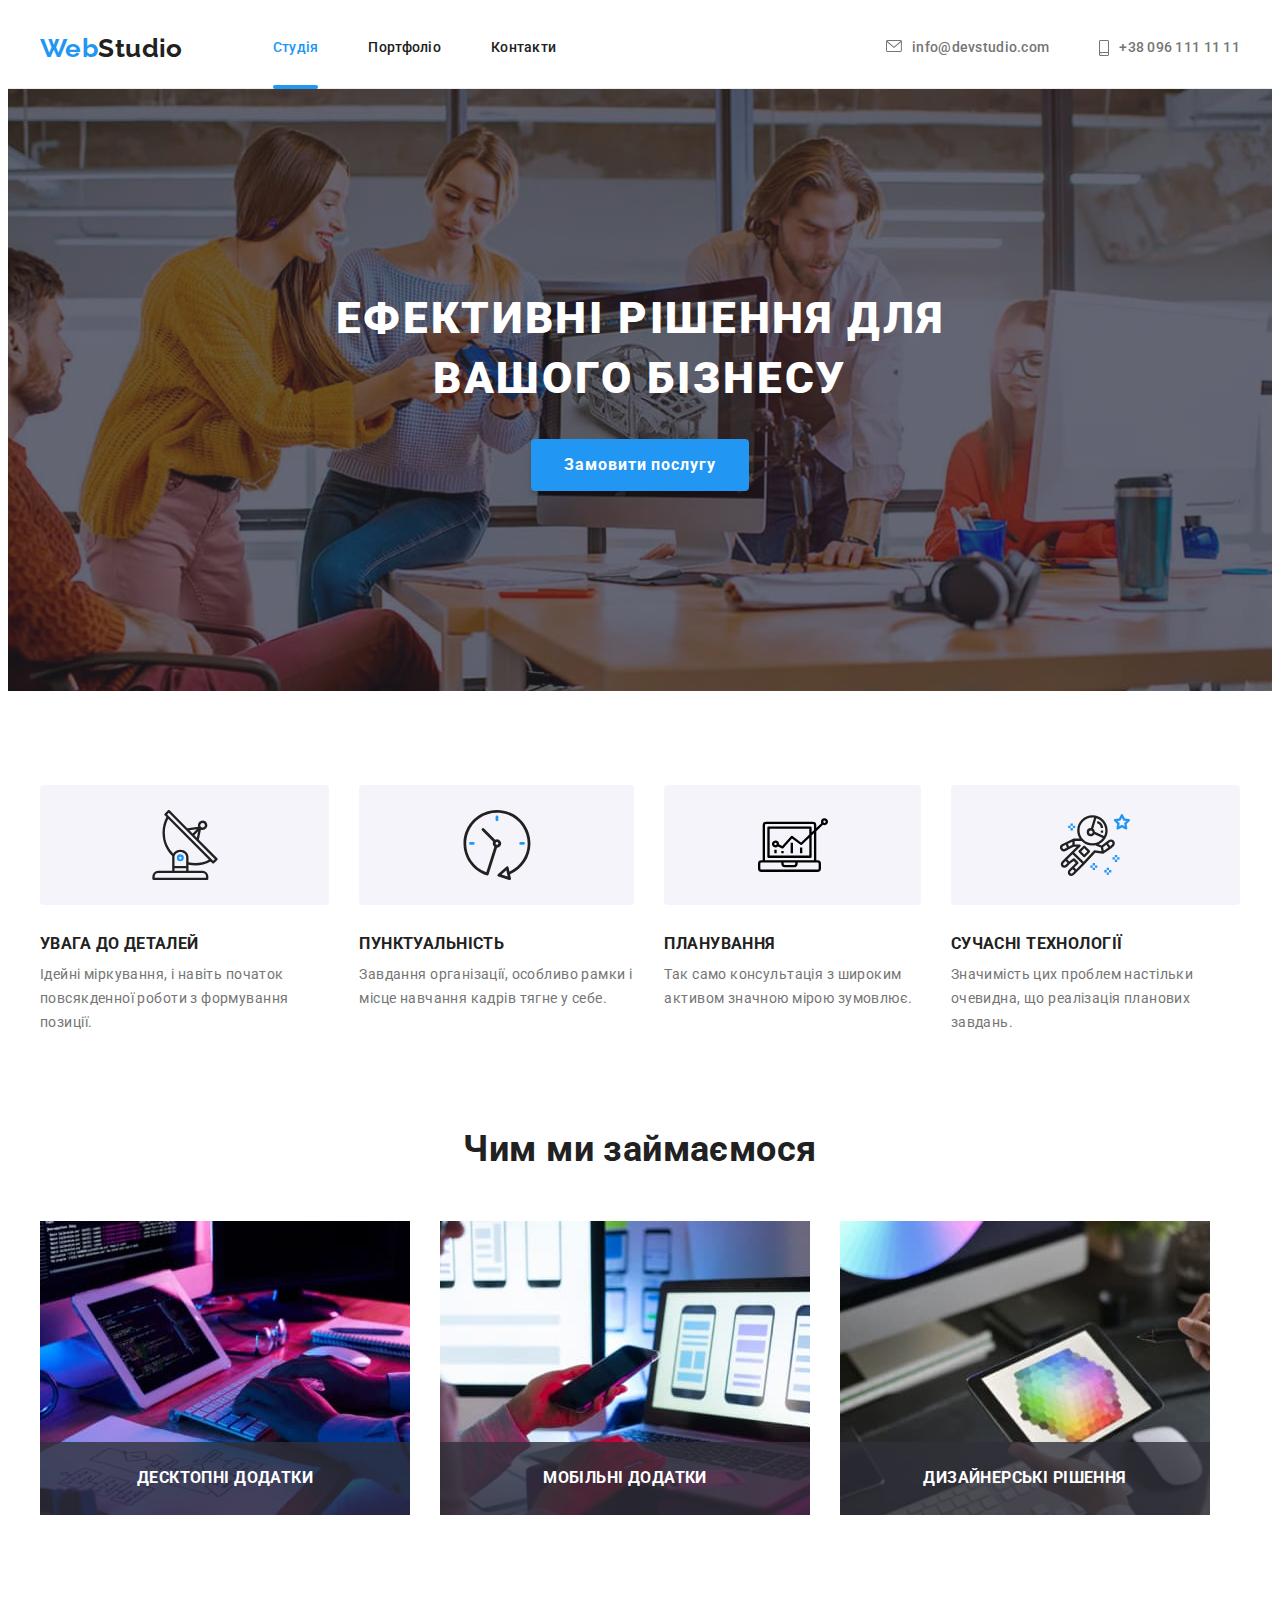
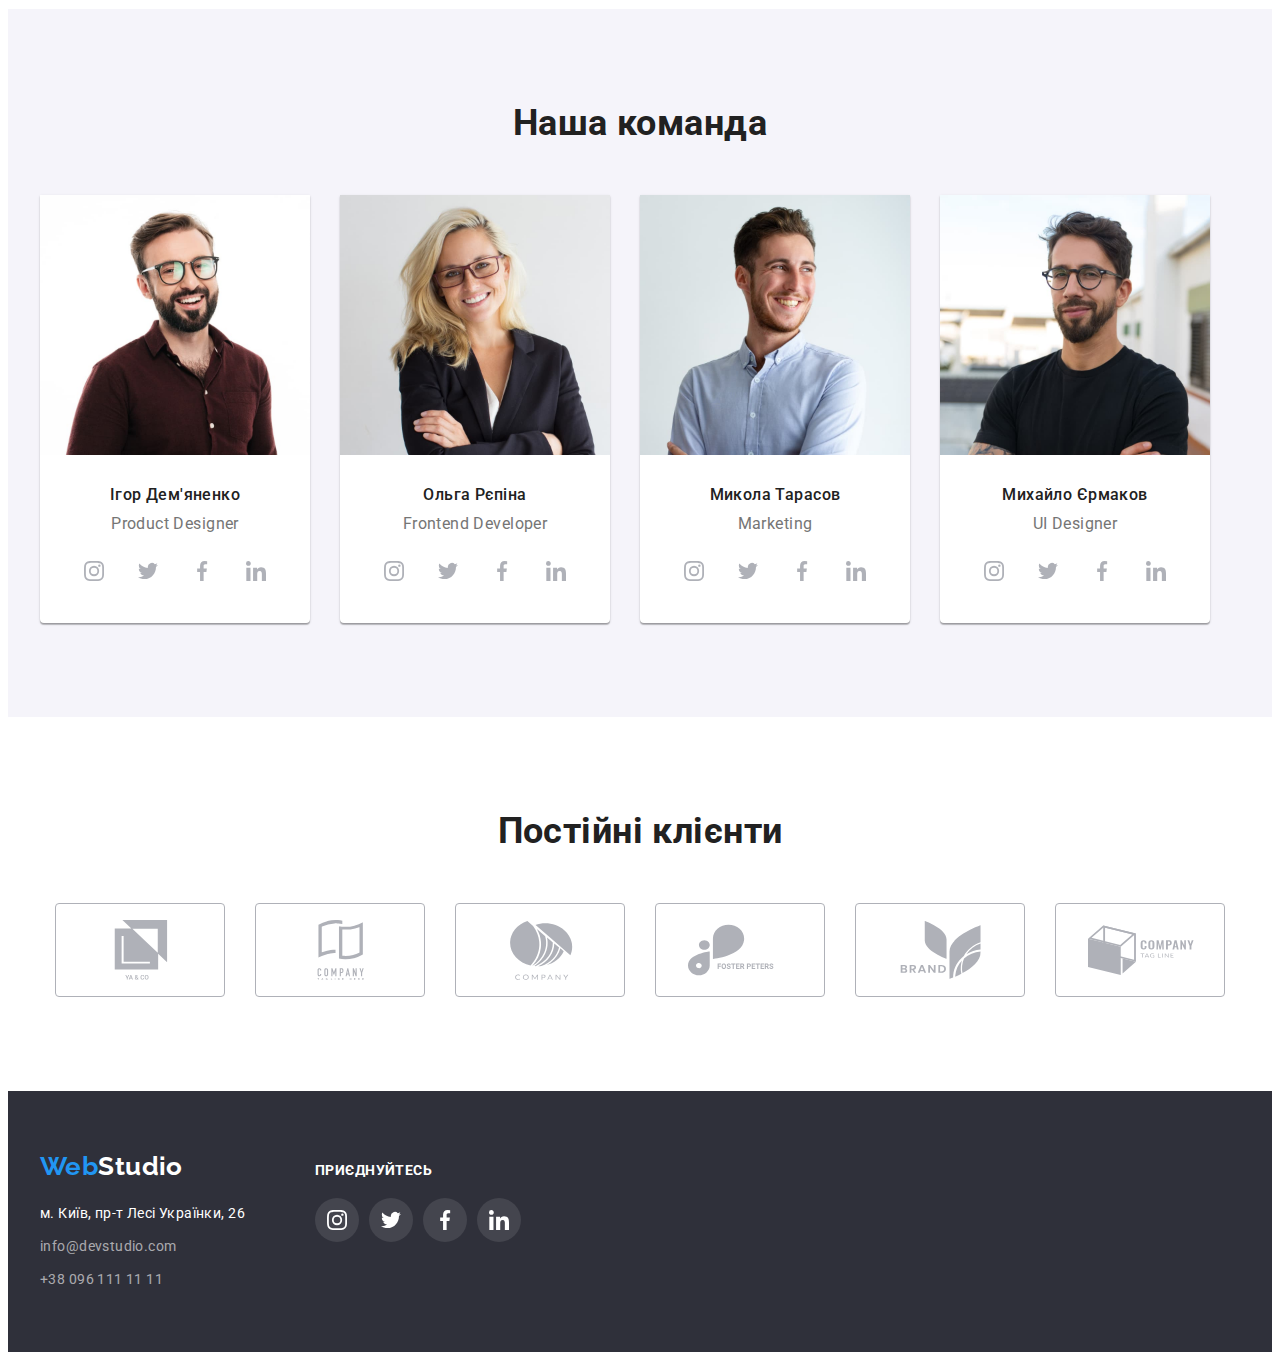
<file: index.html>
<!DOCTYPE html>
<html lang="uk">
  <head>
    <meta charset="UTF-8" />
    <meta http-equiv="X-UA-Compatible" content="IE=edge" />
    <meta name="viewport" content="width=device-width, initial-scale=1.0" />
    <title>WebStudio</title>
    <link rel="preconnect" href="https://fonts.googleapis.com" />
    <link rel="preconnect" href="https://fonts.gstatic.com" crossorigin />
    <link
      href="https://fonts.googleapis.com/css2?family=Raleway:wght@700&family=Roboto:wght@400;500;700;900&display=swap"
      rel="stylesheet"
    />
    <link
      rel="stylesheet"
      href="https://cdnjs.cloudflare.com/ajax/libs/modern-normalize/1.1.0/modern-normalize.min.css"
      integrity="sha512-wpPYUAdjBVSE4KJnH1VR1HeZfpl1ub8YT/NKx4PuQ5NmX2tKuGu6U/JRp5y+Y8XG2tV+wKQpNHVUX03MfMFn9Q=="
      crossorigin="anonymous"
      referrerpolicy="no-referrer"
    />
    <link rel="stylesheet" href="./css/styles.css" />
  </head>
  <body>
    <!-- Шапка сайту-->
    <header class="page-header">
      <div class="container header">
        <nav class="main-nav">
          <a href="./index.html" class="logo"
            >Web<span class="logo-black">Studio</span></a
          >
          <ul class="site-nav list">
            <li class="item">
              <a href="./index.html" class="link current">Студія</a>
            </li>
            <li class="item">
              <a href="./portfolio.html" class="link">Портфоліо</a>
            </li>
            <li class="item"><a href="#" class="link">Контакти</a></li>
          </ul>
        </nav>
        <ul class="contact-us list">
          <li class="item">
            <a href="mailto:info@devstudio.com" class="link"
              ><svg height="12px" width="16px" class="item-icon">
                <use href="./images/icons.svg#icon-envelope"></use></svg
              >info@devstudio.com</a
            >
          </li>
          <li class="item">
            <a href="tel:+380961111111" class="link"
              ><svg height="16px" width="10px" class="item-icon">
                <use href="./images/icons.svg#icon-smartphone"></use></svg
              >+38 096 111 11 11</a
            >
          </li>
        </ul>
      </div>
    </header>

    <!-- Основний контент -->
    <main>
      <!-- Секція Hero -->
      <section class="hero">
        <div class="container">
          <h1 class="hero-tittle">Ефективні рішення для вашого бізнесу</h1>
          <button type="button" class="button" data-modal-open>
            Замовити послугу
          </button>
        </div>
      </section>
      <!-- Секція про переваги компанії -->
      <section class="section">
        <div class="container">
          <h2 class="section-tittle visually-hidden">Наші навички та вміння</h2>
          <ul class="feature-list list">
            <li class="item">
              <div class="thumb">
                <svg class="icon">
                  <use href="./images/icons.svg#icon-antenna"></use>
                </svg>
              </div>
              <h3 class="tittle">УВАГА ДО ДЕТАЛЕЙ</h3>
              <p class="description">
                Ідейні міркування, і навіть початок повсякденної роботи з
                формування позиції.
              </p>
            </li>
            <li class="item">
              <div class="thumb">
                <svg class="icon">
                  <use href="./images/icons.svg#icon-clock"></use>
                </svg>
              </div>
              <h3 class="tittle">ПУНКТУАЛЬНІСТЬ</h3>
              <p class="description">
                Завдання організації, особливо рамки і місце навчання кадрів
                тягне у себе.
              </p>
            </li>
            <li class="item">
              <div class="thumb">
                <svg class="icon">
                  <use href="./images/icons.svg#icon-diagram"></use>
                </svg>
              </div>
              <h3 class="tittle">ПЛАНУВАННЯ</h3>
              <p class="description">
                Так само консультація з широким активом значною мірою зумовлює.
              </p>
            </li>
            <li class="item">
              <div class="thumb">
                <svg class="icon">
                  <use href="./images/icons.svg#icon-astronaut"></use>
                </svg>
              </div>
              <h3 class="tittle">СУЧАСНІ ТЕХНОЛОГІЇ</h3>
              <p class="description">
                Значимість цих проблем настільки очевидна, що реалізація
                планових завдань.
              </p>
            </li>
          </ul>
        </div>
      </section>
      <!-- Секція про те чим ми займаємося -->
      <section class="section our-work">
        <div class="container">
          <h2 class="section-tittle">Чим ми займаємося</h2>
          <ul class="list activity">
            <li class="activity-item">
              <img
                src="./images/box-1.jpg"
                alt="Стіл з клавіатурою"
                width="370"
                height="294"
              />
              <div class="description">
                <h3 class="text-description">Десктопні додатки</h3>
              </div>
            </li>
            <li class="activity-item">
              <img
                src="./images/box-2.jpg"
                alt="Ноутбук та телефон в руках"
                width="370"
                height="294"
              />
              <div class="description">
                <h3 class="text-description">Мобільні додатки</h3>
              </div>
            </li>
            <li class="activity-item">
              <img
                src="./images/box-3.jpg"
                alt="Зображення мозаїки на планшеті"
                width="370"
                height="294"
              />
              <div class="description">
                <h3 class="text-description">Дизайнерські рішення</h3>
              </div>
            </li>
          </ul>
        </div>
      </section>
      <!-- Наша команда -->
      <section class="section team">
        <div class="container">
          <h2 class="section-tittle">Наша команда</h2>
          <ul class="teammate list">
            <li class="item">
              <img
                src="./images/ihor-demiianenko.jpg"
                alt="Ігор Дем'яненко"
                width="270"
                height="260"
              />
              <div class="description">
                <h3 class="tittle">Ігор Дем'яненко</h3>
                <p class="profession">Product Designer</p>
                <ul class="social-list list">
                  <li class="social-item">
                    <a
                      href="https://www.instagram.com/"
                      target="_blank"
                      rel="noreferrer noopener nofollow"
                      aria-label="Instagram"
                      class="link"
                      ><svg class="item-icon">
                        <use
                          href="./images/icons.svg#icon-instagram"
                        ></use></svg
                    ></a>
                  </li>
                  <li class="social-item">
                    <a
                      href="https://www.twitter.com/"
                      target="_blank"
                      rel="noreferrer noopener nofollow"
                      class="link"
                      aria-label="Twitter"
                      ><svg class="item-icon">
                        <use href="./images/icons.svg#icon-twitter"></use></svg
                    ></a>
                  </li>
                  <li class="social-item">
                    <a
                      href="https://www.facebook.com/"
                      target="_blank"
                      rel="noreferrer noopener nofollow"
                      aria-label="Facebook"
                      class="link"
                      ><svg class="item-icon">
                        <use href="./images/icons.svg#icon-facebook"></use></svg
                    ></a>
                  </li>
                  <li class="social-item">
                    <a
                      href="https://www.linkedin.com/"
                      target="_blank"
                      rel="noreferrer noopener nofollow"
                      aria-label="Linkedin"
                      class="link"
                      ><svg class="item-icon">
                        <use href="./images/icons.svg#icon-linkedin"></use></svg
                    ></a>
                  </li>
                </ul>
              </div>
            </li>
            <li class="item">
              <img
                src="./images/olha-riepina.jpg"
                alt="Ольга Рєпіна"
                width="270"
                height="260"
              />
              <div class="description">
                <h3 class="tittle">Ольга Рєпіна</h3>
                <p class="profession">Frontend Developer</p>
                <ul class="social-list list">
                  <li class="social-item">
                    <a
                      href="https://www.instagram.com/"
                      target="_blank"
                      rel="noreferrer noopener nofollow"
                      aria-label="Instagram"
                      class="link"
                      ><svg class="item-icon">
                        <use
                          href="./images/icons.svg#icon-instagram"
                        ></use></svg
                    ></a>
                  </li>
                  <li class="social-item">
                    <a
                      href="https://www.twitter.com/"
                      target="_blank"
                      rel="noreferrer noopener nofollow"
                      class="link"
                      aria-label="Twitter"
                      ><svg class="item-icon">
                        <use href="./images/icons.svg#icon-twitter"></use></svg
                    ></a>
                  </li>
                  <li class="social-item">
                    <a
                      href="https://www.facebook.com/"
                      target="_blank"
                      rel="noreferrer noopener nofollow"
                      aria-label="Facebook"
                      class="link"
                      ><svg class="item-icon">
                        <use href="./images/icons.svg#icon-facebook"></use></svg
                    ></a>
                  </li>
                  <li class="social-item">
                    <a
                      href="https://www.linkedin.com/"
                      target="_blank"
                      rel="noreferrer noopener nofollow"
                      aria-label="Linkedin"
                      class="link"
                      ><svg class="item-icon">
                        <use href="./images/icons.svg#icon-linkedin"></use></svg
                    ></a>
                  </li>
                </ul>
              </div>
            </li>
            <li class="item">
              <img
                src="./images/mykola-tarasov.jpg"
                alt="Микола Тарасов"
                width="270"
                height="260"
              />
              <div class="description">
                <h3 class="tittle">Микола Тарасов</h3>
                <p class="profession">Marketing</p>
                <ul class="social-list list">
                  <li class="social-item">
                    <a
                      href="https://www.instagram.com/"
                      target="_blank"
                      rel="noreferrer noopener nofollow"
                      aria-label="Instagram"
                      class="link"
                      ><svg class="item-icon">
                        <use
                          href="./images/icons.svg#icon-instagram"
                        ></use></svg
                    ></a>
                  </li>
                  <li class="social-item">
                    <a
                      href="https://www.twitter.com/"
                      target="_blank"
                      rel="noreferrer noopener nofollow"
                      class="link"
                      aria-label="Twitter"
                      ><svg class="item-icon">
                        <use href="./images/icons.svg#icon-twitter"></use></svg
                    ></a>
                  </li>
                  <li class="social-item">
                    <a
                      href="https://www.facebook.com/"
                      target="_blank"
                      rel="noreferrer noopener nofollow"
                      aria-label="Facebook"
                      class="link"
                      ><svg class="item-icon">
                        <use href="./images/icons.svg#icon-facebook"></use></svg
                    ></a>
                  </li>
                  <li class="social-item">
                    <a
                      href="https://www.linkedin.com/"
                      target="_blank"
                      rel="noreferrer noopener nofollow"
                      aria-label="Linkedin"
                      class="link"
                      ><svg class="item-icon">
                        <use href="./images/icons.svg#icon-linkedin"></use></svg
                    ></a>
                  </li>
                </ul>
              </div>
            </li>
            <li class="item">
              <img
                src="./images/mykhailo-iermakov.jpg"
                alt="Михайло Єрмаков"
                width="270"
                height="260"
              />
              <div class="description">
                <h3 class="tittle">Михайло Єрмаков</h3>
                <p class="profession">UI Designer</p>
                <ul class="social-list list">
                  <li class="social-item">
                    <a
                      href="https://www.instagram.com/"
                      target="_blank"
                      rel="noreferrer noopener nofollow"
                      aria-label="Instagram"
                      class="link"
                      ><svg class="item-icon">
                        <use
                          href="./images/icons.svg#icon-instagram"
                        ></use></svg
                    ></a>
                  </li>
                  <li class="social-item">
                    <a
                      href="https://www.twitter.com/"
                      target="_blank"
                      rel="noreferrer noopener nofollow"
                      class="link"
                      aria-label="Twitter"
                      ><svg class="item-icon">
                        <use href="./images/icons.svg#icon-twitter"></use></svg
                    ></a>
                  </li>
                  <li class="social-item">
                    <a
                      href="https://www.facebook.com/"
                      target="_blank"
                      rel="noreferrer noopener nofollow"
                      aria-label="Facebook"
                      class="link"
                      ><svg class="item-icon">
                        <use href="./images/icons.svg#icon-facebook"></use></svg
                    ></a>
                  </li>
                  <li class="social-item">
                    <a
                      href="https://www.linkedin.com/"
                      target="_blank"
                      rel="noreferrer noopener nofollow"
                      aria-label="Linkedin"
                      class="link"
                      ><svg class="item-icon">
                        <use href="./images/icons.svg#icon-linkedin"></use></svg
                    ></a>
                  </li>
                </ul>
              </div>
            </li>
          </ul>
        </div>
      </section>
      <section class="section clients">
        <div class="container">
          <h2 class="section-tittle">Постійні клієнти</h2>
          <ul class="clients-list list">
            <li class="clients-item">
              <a
                href="#"
                target="_blank"
                rel="noreferrer noopener nofollow"
                class="link"
              >
                <svg class="item-icon">
                  <use href="./images/icons.svg#icon-cmp-ya-co"></use>
                </svg>
              </a>
            </li>
            <li class="clients-item">
              <a
                href="#"
                target="_blank"
                rel="noreferrer noopener nofollow"
                class="link"
              >
                <svg class="item-icon">
                  <use href="./images/icons.svg#icon-cmp-tagline-her"></use>
                </svg>
              </a>
            </li>
            <li class="clients-item">
              <a
                href="#"
                target="_blank"
                rel="noreferrer noopener nofollow"
                class="link"
              >
                <svg class="item-icon">
                  <use href="./images/icons.svg#icon-cmp-company"></use>
                </svg>
              </a>
            </li>
            <li class="clients-item">
              <a
                href="#"
                target="_blank"
                rel="noreferrer noopener nofollow"
                class="link"
              >
                <svg class="item-icon">
                  <use href="./images/icons.svg#icon-cmp-foster-peters"></use>
                </svg>
              </a>
            </li>
            <li class="clients-item">
              <a
                href="#"
                target="_blank"
                rel="noreferrer noopener nofollow"
                class="link"
              >
                <svg class="item-icon">
                  <use href="./images/icons.svg#icon-cmp-brand"></use>
                </svg>
              </a>
            </li>
            <li class="clients-item">
              <a
                href="#"
                target="_blank"
                rel="noreferrer noopener nofollow"
                class="link"
              >
                <svg class="item-icon">
                  <use href="./images/icons.svg#icon-cmp-tag-line"></use>
                </svg>
              </a>
            </li>
          </ul>
        </div>
      </section>
    </main>

    <!-- Футер -->
    <footer class="footer">
      <div class="container">
        <div class="contact-footer">
          <a href="./index.html" class="logo"
            >Web<span class="logo-white">Studio</span></a
          >
          <address class="address">
            <ul class="list">
              <li class="item">
                <a
                  href="https://goo.gl/maps/RNsR4imkHqx8z6h36"
                  target="_blank"
                  rel="noreferrer noopener nofollow"
                  class="map link"
                  >м. Київ, пр-т Лесі Українки, 26</a
                >
              </li>
              <li class="item">
                <a href="mailto:info@devstudio.com" class="link"
                  >info@devstudio.com</a
                >
              </li>
              <li class="item">
                <a href="tel:+380961111111" class="link">+38 096 111 11 11</a>
              </li>
            </ul>
          </address>
        </div>
        <div class="thumb">
          <h3 class="social-list-tittle">Приєднуйтесь</h3>
          <ul class="social-list list">
            <li class="social-item">
              <a
                href="https://www.instagram.com/"
                target="_blank"
                rel="noreferrer noopener nofollow"
                aria-label="Instagram"
                class="link"
                ><svg class="item-icon">
                  <use href="./images/icons.svg#icon-instagram"></use></svg
              ></a>
            </li>
            <li class="social-item">
              <a
                href="https://www.twitter.com/"
                target="_blank"
                rel="noreferrer noopener nofollow"
                class="link"
                aria-label="Twitter"
                ><svg class="item-icon">
                  <use href="./images/icons.svg#icon-twitter"></use></svg
              ></a>
            </li>
            <li class="social-item">
              <a
                href="https://www.facebook.com/"
                target="_blank"
                rel="noreferrer noopener nofollow"
                aria-label="Facebook"
                class="link"
                ><svg class="item-icon">
                  <use href="./images/icons.svg#icon-facebook"></use></svg
              ></a>
            </li>
            <li class="social-item">
              <a
                href="https://www.linkedin.com/"
                target="_blank"
                rel="noreferrer noopener nofollow"
                aria-label="Linkedin"
                class="link"
                ><svg class="item-icon">
                  <use href="./images/icons.svg#icon-linkedin"></use></svg
              ></a>
            </li>
          </ul>
        </div>
      </div>
    </footer>
    <div class="backdrop is-hidden" data-modal>
      <div class="modal">
        <p></p>
        <button type="button" class="button-close-modal" data-modal-close>
          <svg class="icon">
            <use href="./images/icons.svg#icon-modal-close-button"></use>
          </svg>
        </button>
      </div>
    </div>

    <script src="./js/modal.js"></script>
  </body>
</html>
</file>
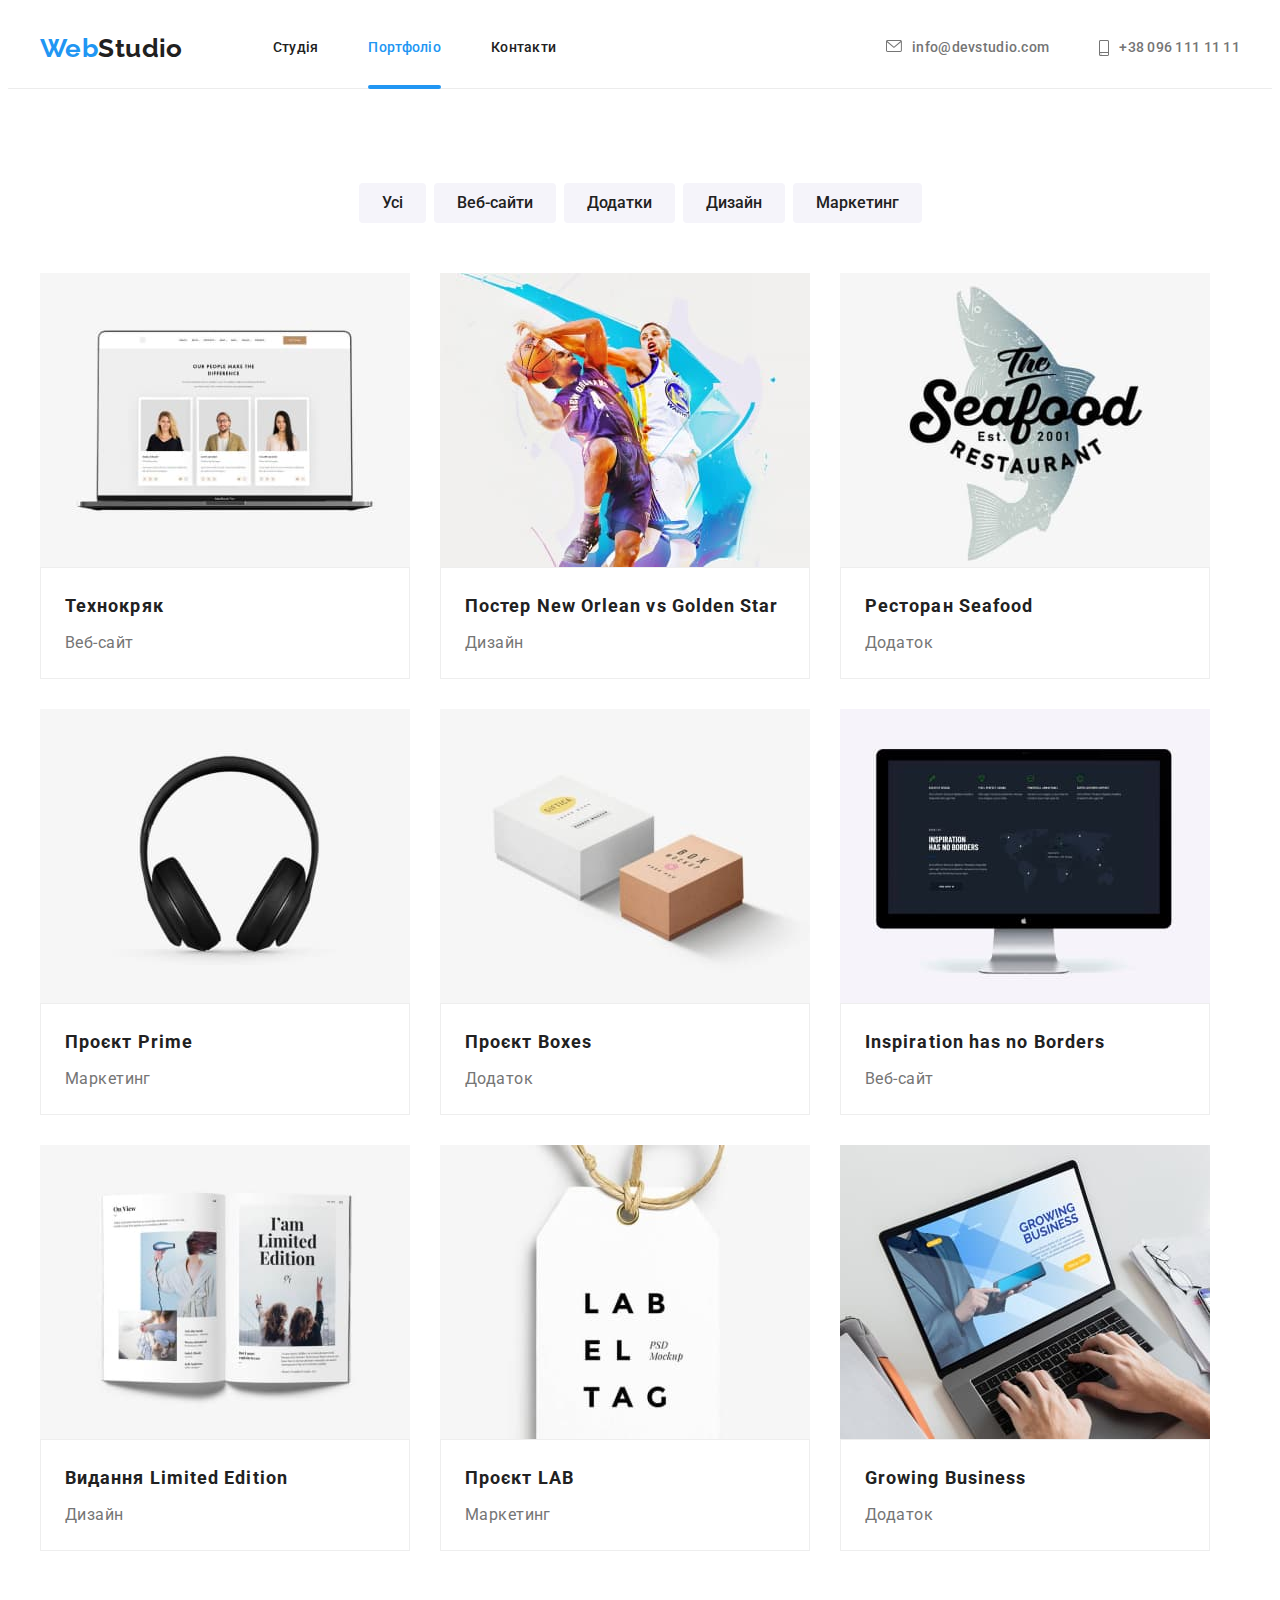
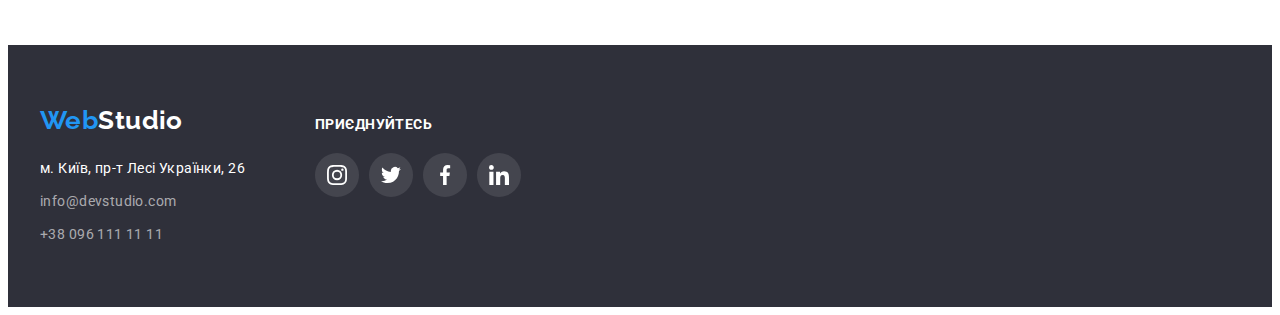
<file: portfolio.html>
<!DOCTYPE html>
<html lang="uk">
  <head>
    <meta charset="UTF-8" />
    <meta http-equiv="X-UA-Compatible" content="IE=edge" />
    <meta name="viewport" content="width=device-width, initial-scale=1.0" />
    <title>Portfolio</title>
    <link rel="preconnect" href="https://fonts.googleapis.com" />
    <link rel="preconnect" href="https://fonts.gstatic.com" crossorigin />
    <link
      href="https://fonts.googleapis.com/css2?family=Raleway:wght@700&family=Roboto:wght@400;500;700;900&display=swap"
      rel="stylesheet"
    />
    <link
      rel="stylesheet"
      href="https://cdnjs.cloudflare.com/ajax/libs/modern-normalize/1.1.0/modern-normalize.min.css"
      integrity="sha512-wpPYUAdjBVSE4KJnH1VR1HeZfpl1ub8YT/NKx4PuQ5NmX2tKuGu6U/JRp5y+Y8XG2tV+wKQpNHVUX03MfMFn9Q=="
      crossorigin="anonymous"
      referrerpolicy="no-referrer"
    />
    <link rel="stylesheet" href="./css/styles.css" />
  </head>
  <body>
    <!-- Шапка сайту-->
    <header class="page-header">
      <div class="container header">
        <nav class="main-nav">
          <a href="./index.html" class="logo"
            >Web<span class="logo-black">Studio</span></a
          >
          <ul class="site-nav list">
            <li class="item">
              <a href="./index.html" class="link">Студія</a>
            </li>
            <li class="item">
              <a href="./portfolio.html" class="link current">Портфоліо</a>
            </li>
            <li class="item"><a href="#" class="link">Контакти</a></li>
          </ul>
        </nav>
        <ul class="contact-us list">
          <li class="item">
            <a href="mailto:info@devstudio.com" class="link"
              ><svg height="12px" width="16px" class="item-icon">
                <use href="./images/icons.svg#icon-envelope"></use></svg
              >info@devstudio.com</a
            >
          </li>
          <li class="item">
            <a href="tel:+380961111111" class="link"
              ><svg height="16px" width="10px" class="item-icon">
                <use href="./images/icons.svg#icon-smartphone"></use></svg
              >+38 096 111 11 11</a
            >
          </li>
        </ul>
      </div>
    </header>

    <!-- Основний контент -->
    <main>
      <section class="section portfolio">
        <h1 class="section-tittle visually-hidden">Портфоліо</h1>
        <!-- Елементи портфоліо -->
        <div class="container">
          <ul class="filter list">
            <li class="item">
              <button type="button" class="button-filter">Усі</button>
            </li>
            <li class="item">
              <button type="button" class="button-filter">Веб-сайти</button>
            </li>
            <li class="item">
              <button type="button" class="button-filter">Додатки</button>
            </li>
            <li class="item">
              <button type="button" class="button-filter">Дизайн</button>
            </li>
            <li class="item">
              <button type="button" class="button-filter">Маркетинг</button>
            </li>
          </ul>
          <ul class="project-list list">
            <li class="project-item">
              <a href="#" class="project-link"
                ><div class="project-thumb">
                  <img
                    src="./images/technokryak.jpg"
                    alt="Ноутбук з фото людей"
                    width="370"
                    height="294"
                  />
                  <div class="project-overlay">
                    <p class="overlay-description">
                      Ресурс пропонує комплексні пропозиції з різним рівнем
                      функціоналу та сервісів. Все це дозволить відвідувачу
                      отримати вичерпні відомості про компанію чи приватну
                      особу.
                    </p>
                  </div>
                </div>
                <div class="description">
                  <h2 class="tittle">Технокряк</h2>
                  <p class="product">Веб-сайт</p>
                </div>
              </a>
            </li>
            <li class="project-item">
              <a href="#" class="project-link"
                ><div class="project-thumb">
                  <img
                    src="./images/poster-orlean-g-star.jpg"
                    alt="Два баскетболісти"
                    width="370"
                    height="294"
                  />
                  <div class="project-overlay">
                    <p class="overlay-description">
                      Ресурс пропонує комплексні пропозиції з різним рівнем
                      функціоналу та сервісів. Все це дозволить відвідувачу
                      отримати вичерпні відомості про компанію чи приватну
                      особу.
                    </p>
                  </div>
                </div>
                <div class="description">
                  <h2 class="tittle">Постер New Orlean vs Golden Star</h2>
                  <p class="product">Дизайн</p>
                </div>
              </a>
            </li>
            <li class="project-item">
              <a href="#" class="project-link"
                ><div class="project-thumb">
                  <img
                    src="./images/restaurant-seafood.jpg  "
                    alt="Риба з надписом"
                    width="370"
                    height="294"
                  />
                  <div class="project-overlay">
                    <p class="overlay-description">
                      Ресурс пропонує комплексні пропозиції з різним рівнем
                      функціоналу та сервісів. Все це дозволить відвідувачу
                      отримати вичерпні відомості про компанію чи приватну
                      особу.
                    </p>
                  </div>
                </div>
                <div class="description">
                  <h2 class="tittle">Ресторан Seafood</h2>
                  <p class="product">Додаток</p>
                </div>
              </a>
            </li>
            <li class="project-item">
              <a href="#" class="project-link"
                ><div class="project-thumb">
                  <img
                    src="./images/project-prime.jpg"
                    alt="Навушники"
                    width="370"
                    height="294"
                  />
                  <div class="project-overlay">
                    <p class="overlay-description">
                      Ресурс пропонує комплексні пропозиції з різним рівнем
                      функціоналу та сервісів. Все це дозволить відвідувачу
                      отримати вичерпні відомості про компанію чи приватну
                      особу.
                    </p>
                  </div>
                </div>
                <div class="description">
                  <h2 class="tittle">Проєкт Prime</h2>
                  <p class="product">Маркетинг</p>
                </div>
              </a>
            </li>
            <li class="project-item">
              <a href="#" class="project-link"
                ><div class="project-thumb">
                  <img
                    src="./images/project-boxes.jpg"
                    alt="Біла і коричнева коробка"
                    width="370"
                    height="294"
                  />
                  <div class="project-overlay">
                    <p class="overlay-description">
                      Ресурс пропонує комплексні пропозиції з різним рівнем
                      функціоналу та сервісів. Все це дозволить відвідувачу
                      отримати вичерпні відомості про компанію чи приватну
                      особу.
                    </p>
                  </div>
                </div>
                <div class="description">
                  <h2 class="tittle">Проєкт Boxes</h2>
                  <p class="product">Додаток</p>
                </div>
              </a>
            </li>
            <li class="project-item">
              <a href="#" class="project-link"
                ><div class="project-thumb">
                  <img
                    src="./images/inspiration.jpg"
                    alt="Монітор комп'ютера"
                    width="370"
                    height="294"
                  />
                  <div class="project-overlay">
                    <p class="overlay-description">
                      Ресурс пропонує комплексні пропозиції з різним рівнем
                      функціоналу та сервісів. Все це дозволить відвідувачу
                      отримати вичерпні відомості про компанію чи приватну
                      особу.
                    </p>
                  </div>
                </div>
                <div class="description">
                  <h2 class="tittle">Inspiration has no Borders</h2>
                  <p class="product">Веб-сайт</p>
                </div>
              </a>
            </li>
            <li class="project-item">
              <a href="#" class="project-link"
                ><div class="project-thumb">
                  <img
                    src="./images/limit-edition.jpg"
                    alt="Розгортка журналу"
                    width="370"
                    height="294"
                  />
                  <div class="project-overlay">
                    <p class="overlay-description">
                      Ресурс пропонує комплексні пропозиції з різним рівнем
                      функціоналу та сервісів. Все це дозволить відвідувачу
                      отримати вичерпні відомості про компанію чи приватну
                      особу.
                    </p>
                  </div>
                </div>
                <div class="description">
                  <h2 class="tittle">Видання Limited Edition</h2>
                  <p class="product">Дизайн</p>
                </div>
              </a>
            </li>
            <li class="project-item">
              <a href="#" class="project-link"
                ><div class="project-thumb">
                  <img
                    src="./images/project-lab.jpg"
                    alt="Брелок з надписом"
                    width="370"
                    height="294"
                  />
                  <div class="project-overlay">
                    <p class="overlay-description">
                      Ресурс пропонує комплексні пропозиції з різним рівнем
                      функціоналу та сервісів. Все це дозволить відвідувачу
                      отримати вичерпні відомості про компанію чи приватну
                      особу.
                    </p>
                  </div>
                </div>
                <div class="description">
                  <h2 class="tittle">Проєкт LAB</h2>
                  <p class="product">Маркетинг</p>
                </div>
              </a>
            </li>
            <li class="project-item">
              <a href="#" class="project-link"
                ><div class="project-thumb">
                  <img
                    src="./images/growing-business.jpg"
                    alt="Ноутбук на столі"
                    width="370"
                    height="294"
                  />
                  <div class="project-overlay">
                    <p class="overlay-description">
                      Ресурс пропонує комплексні пропозиції з різним рівнем
                      функціоналу та сервісів. Все це дозволить відвідувачу
                      отримати вичерпні відомості про компанію чи приватну
                      особу.
                    </p>
                  </div>
                </div>
                <div class="description">
                  <h2 class="tittle">Growing Business</h2>
                  <p class="product">Додаток</p>
                </div>
              </a>
            </li>
          </ul>
        </div>
      </section>
    </main>

    <!-- Футер -->
    <footer class="footer">
      <div class="container">
        <div class="contact-footer">
          <a href="./index.html" class="logo"
            >Web<span class="logo-white">Studio</span></a
          >
          <address class="address">
            <ul class="list">
              <li class="item">
                <a
                  href="https://goo.gl/maps/RNsR4imkHqx8z6h36"
                  target="_blank"
                  rel="noreferrer noopener nofollow"
                  class="map link"
                  >м. Київ, пр-т Лесі Українки, 26</a
                >
              </li>
              <li class="item">
                <a href="mailto:info@devstudio.com" class="link"
                  >info@devstudio.com</a
                >
              </li>
              <li class="item">
                <a href="tel:+380961111111" class="link">+38 096 111 11 11</a>
              </li>
            </ul>
          </address>
        </div>
        <div class="thumb">
          <h3 class="social-list-tittle">Приєднуйтесь</h3>
          <ul class="social-list list">
            <li class="social-item">
              <a
                href="https://www.instagram.com/"
                target="_blank"
                rel="noreferrer noopener nofollow"
                aria-label="Instagram"
                class="link"
                ><svg class="item-icon">
                  <use href="./images/icons.svg#icon-instagram"></use></svg
              ></a>
            </li>
            <li class="social-item">
              <a
                href="https://www.instagram.com/"
                target="_blank"
                rel="noreferrer noopener nofollow"
                class="link"
                aria-label="Twitter"
                ><svg class="item-icon">
                  <use href="./images/icons.svg#icon-twitter"></use></svg
              ></a>
            </li>
            <li class="social-item">
              <a
                href="https://www.instagram.com/"
                target="_blank"
                rel="noreferrer noopener nofollow"
                aria-label="Facebook"
                class="link"
                ><svg class="item-icon">
                  <use href="./images/icons.svg#icon-facebook"></use></svg
              ></a>
            </li>
            <li class="social-item">
              <a
                href="https://www.instagram.com/"
                target="_blank"
                rel="noreferrer noopener nofollow"
                aria-label="Linkedin"
                class="link"
                ><svg class="item-icon">
                  <use href="./images/icons.svg#icon-linkedin"></use></svg
              ></a>
            </li>
          </ul>
        </div>
      </div>
    </footer>
  </body>
</html>
</file>
<file: css/styles.css>
/* колір основного тексту #757575 */
/* вторинний колір тексту  #212121;
 */
/* білий #FFFFFF  */
/* акцент #2196F3 */
/* вторинний колір фону #F5F4FA; */

:root {
  --primary-text-color: #757575;
  --title-text-color: #212121;
  --accent-color: #2196f3;
  --primary-white-color: #ffffff;
  --bcg-color: #2f303a;
  --bcg-color-hero: #c4c4c4;
  --secondary-bcg-color: #f5f4fa;
  --active-btn: #188ce8;
  --footer-contact-color: rgba(255, 255, 255, 0.6);
  --header-border-color: #ececec;
  --filter-border-color: #eeeeee;
  --icon-fill-color: #afb1b8;

  --transition-timing-function: cubic-bezier(0.4, 0, 0.2, 1);
}

body {
  color: var(--primary-text-color);
  background-color: var(--primary-white-color);

  font-family: "Roboto", sans-serif;
  font-size: 14px;
  line-height: 1.71;
  letter-spacing: 0.03em;
}

.list {
  list-style: none;
  padding: 0;
  margin: 0;
}

.visually-hidden {
  position: absolute;
  white-space: nowrap;
  width: 1px;
  height: 1px;
  overflow: hidden;
  border: 0;
  padding: 0;
  clip: rect(0 0 0 0);
  clip-path: inset(50%);
  margin: -1px;
}

.container {
  margin-left: auto;
  margin-right: auto;
  width: 1200px;
  padding-left: 15px;
  padding-right: 15px;
}

/* Header */

.page-header {
  border-bottom-width: 1px;
  border-bottom-style: solid;
  border-bottom-color: var(--header-border-color);
}

.logo {
  color: var(--accent-color);
  font-family: "Raleway", sans-serif;

  font-weight: 700;
  font-size: 26px;
  line-height: 1.19;
  text-decoration: none;
}

.logo-black {
  color: var(--title-text-color);
}

.logo-white {
  color: var(--primary-white-color);
}

/* Site nav */

.page-header {
  border-bottom: 1px solid var(--header-border-color);
}

.header {
  display: flex;
  align-items: center;
  justify-content: flex-end;
}

.main-nav {
  display: flex;
  align-items: center;
}

.site-nav {
  display: flex;
  margin-left: 90px;
  gap: 50px;
}

.site-nav .link {
  display: block;
  padding-top: 32px;
  padding-bottom: 32px;

  color: var(--title-text-color);
  font-weight: 500;
  line-height: 1.14;
  letter-spacing: 0.02em;
  text-decoration: none;

  transition: color 250ms var(--transition-timing-function);
}

.site-nav .link:hover,
.site-nav .link:focus {
  color: var(--accent-color);
}

.site-nav .link.current {
  position: relative;
  color: var(--accent-color);
}

.site-nav .link.current::after {
  position: absolute;
  left: 0;
  bottom: 0;

  content: "";
  display: block;
  width: 100%;
  height: 4px;
  background-color: var(--accent-color);
  border-radius: 2px;

  transform: translateY(1px);
}

.contact-us {
  display: flex;
  margin-left: auto;
  align-items: center;
  gap: 50px;
}

.contact-us .item-icon {
  margin-right: 10px;
}

.contact-us .link {
  display: flex;
  padding-top: 32px;
  padding-bottom: 32px;

  color: var(--primary-text-color);
  fill: var(--primary-text-color);
  font-weight: 500;
  line-height: 1.14;
  letter-spacing: 0.02em;
  text-decoration: none;

  transition: color 250ms var(--transition-timing-function),
    fill 250ms var(--transition-timing-function);
}

.contact-us .link:hover,
.contact-us .link:focus {
  color: var(--accent-color);
  fill: var(--active-btn);
}

/* Головна сторінка */
/* Hero section */
.hero {
  max-width: 1600px;
  margin-left: auto;
  margin-right: auto;
  background-color: var(--bcg-color-hero);
  background-image: linear-gradient(
      to right,
      rgba(47, 48, 58, 0.4),
      rgba(47, 48, 58, 0.4)
    ),
    url("../images/hero-bg.jpg");

  background-repeat: no-repeat;
  background-position: center;
  background-size: cover;
}

.hero .container {
  text-align: center;
  padding-top: 200px;
  padding-bottom: 200px;
}

.hero-tittle {
  margin: 0 auto;
  max-width: 696px;
  color: var(--primary-white-color);
  font-weight: 900;
  font-size: 44px;
  line-height: 1.36;
  letter-spacing: 0.06em;

  text-transform: uppercase;
}

/* Button */

.button {
  display: inline-block;
  margin-top: 30px;
  border: 1px solid transparent;
  border-radius: 4px;
  padding: 10px 32px;

  color: var(--primary-white-color);
  background-color: var(--accent-color);
  box-shadow: 0px 4px 4px rgba(0, 0, 0, 0.15);
  font-family: inherit;
  font-weight: 700;
  font-size: 16px;
  line-height: 1.88;
  letter-spacing: 0.06em;
  text-align: center;
  cursor: pointer;

  transition: background-color 250ms var(--transition-timing-function);
}

.button:hover,
.button:focus,
.button:active {
  background-color: var(--active-btn);
}

.button-filter {
  display: inline-block;
  border: 1px solid transparent;
  border-radius: 4px;
  padding: 6px 22px;

  color: var(--title-text-color);
  background-color: var(--secondary-bcg-color);
  font-family: inherit;
  font-weight: 500;
  font-size: 16px;
  line-height: 1.62;
  text-align: center;

  cursor: pointer;

  transition: color 250ms var(--transition-timing-function),
    background-color 250ms var(--transition-timing-function),
    box-shadow 250ms var(--transition-timing-function),
    text-shadow 250ms var(--transition-timing-function);
}

.button-filter:hover,
.button-filter:focus,
.button-filter:active {
  color: var(--primary-white-color);
  background-color: var(--accent-color);
  box-shadow: 0px 3px 1px rgba(0, 0, 0, 0.1), 0px 1px 2px rgba(0, 0, 0, 0.08),
    0px 2px 2px rgba(0, 0, 0, 0.12);
  text-shadow: 0px 4px 4px rgba(0, 0, 0, 0.25);
}

/* Секція про переваги компанії */

.section {
  padding-top: 94px;
  padding-bottom: 94px;
}

.section-tittle {
  color: var(--title-text-color);
  font-weight: 700;
  font-size: 36px;
  line-height: 1.16;
  text-align: center;
}

.feature-list {
  display: flex;
  gap: 30px;
}

.feature-list .thumb {
  display: flex;
  justify-content: center;
  align-items: center;
  height: 120px;
  border-radius: 4px;
  background-color: var(--secondary-bcg-color);
  margin-bottom: 30px;
}

.thumb .icon {
  width: 70px;
  height: 70px;
}

.feature-list .tittle {
  margin: 0;
  margin-bottom: 10px;
  color: var(--title-text-color);
  font-weight: 700;
  line-height: 1.14;
  text-transform: uppercase;
}

.feature-list .description {
  margin-top: 0;
  margin-bottom: 0;
}

/* Чим ми займаємось */

.section-tittle {
  margin: 0;
  margin-bottom: 50px;
}

.our-work {
  padding-top: 0;
}

.container .activity {
  display: flex;
  gap: 30px;
}

.activity-item {
  position: relative;
}

.activity-item .description {
  position: absolute;
  bottom: 0;
  left: 0;
  width: 100%;

  background-color: rgba(47, 48, 58, 0.8);
}

.activity-item .text-description {
  margin: 0;
  padding: 27px 0;
  font-weight: 700;
  line-height: 1.14;
  text-align: center;
  text-transform: uppercase;

  color: var(--primary-white-color);
}

img {
  display: block;
}

/* Наша команда */

.team {
  background-color: var(--secondary-bcg-color);
}

.teammate {
  display: flex;
  gap: 30px;
}

.teammate .tittle {
  margin: 0;
  color: var(--title-text-color);
  font-weight: 500;
  font-size: 16px;
  line-height: 1.19;
  text-align: center;
}

.teammate .item {
  background-color: var(--primary-white-color);
  border-radius: 0px 0px 4px 4px;
  box-shadow: 0px 1px 3px rgba(0, 0, 0, 0.12), 0px 1px 1px rgba(0, 0, 0, 0.14),
    0px 2px 1px rgba(0, 0, 0, 0.2);
}

.teammate .description {
  padding: 30px 0;
  text-align: center;
}

.profession {
  margin: 0;
  margin-top: 10px;
  font-size: 16px;
  line-height: 1.19;
}

.description .social-list {
  display: flex;
  margin-top: 16px;
  justify-content: center;
  gap: 10px;
}

.social-list .link {
  height: 44px;
  width: 44px;
  border-radius: 50%;
  display: flex;
  justify-content: center;
  align-items: center;
  fill: var(--icon-fill-color);
  font-size: 0;

  transition: fill 250ms var(--transition-timing-function),
    background-color 250ms var(--transition-timing-function),
    border-radius 250ms var(--transition-timing-function);
}

.social-item .item-icon {
  height: 20px;
  width: 20px;
}

.social-list .link:hover,
.social-list .link:focus {
  background-color: var(--accent-color);
  border-radius: 50%;
  fill: var(--primary-white-color);
}

/* Клієнти */
.clients .clients-list {
  display: flex;
  justify-content: center;
  gap: 30px;
}

.clients-list .clients-item {
  max-width: 170px;
}

.clients-item .item-icon {
  height: 60px;
  width: 106px;
}

.clients-list .link {
  display: block;
  padding: 16px 32px;
  fill: var(--icon-fill-color);
  border: 1px solid #afb1b8;
  border-radius: 4px;
  font-size: 0;

  transition: fill 250ms var(--transition-timing-function),
    border-color 250ms var(--transition-timing-function);
}

.clients-list .link:hover,
.clients-list .link:focus {
  border-color: var(--accent-color);
  fill: var(--accent-color);
}

/* Футер */

.footer {
  padding-top: 60px;
  padding-bottom: 60px;
  background-color: var(--bcg-color);
}

.footer .container {
  display: flex;
  align-items: baseline;
}

.address {
  margin-top: 20px;
}

.address .link {
  color: var(--footer-contact-color);
  font-style: normal;
  font-weight: 400;
  line-height: 1.14;
  letter-spacing: 0.03em;
  text-decoration: none;

  transition: color 250ms var(--transition-timing-function);
}

.address .item:not(:first-child) {
  margin-top: 9px;
}

.address .link:hover,
.address .link:focus {
  color: var(--accent-color);
}

.address .map {
  color: var(--primary-white-color);
}

.footer .thumb {
  margin-left: 70px;
}

.social-list-tittle {
  margin: 0;
  color: var(--primary-white-color);
  font-weight: 700;
  font-size: 14px;
  line-height: 1.14;
  text-transform: uppercase;
}

.footer .social-list {
  display: flex;
  margin-top: 20px;
  justify-content: center;
  gap: 10px;
}

.footer .social-list .link {
  background-color: rgba(255, 255, 255, 0.1);
  border-radius: 50%;
  fill: var(--primary-white-color);
  font-size: 0;

  transition: background-color 250ms var(--transition-timing-function);
}

.footer .social-item .link:hover,
.footer .social-item .link:focus {
  background-color: var(--accent-color);
}

/* Сторінка портфоліо */

/* Фільтр проектів */

.filter {
  display: flex;
  gap: 8px;
  margin-bottom: 50px;
  justify-content: center;
}

.project-list .tittle {
  margin-top: 0;
  margin-bottom: 4px;
  color: var(--title-text-color);

  font-weight: 700;
  font-size: 18px;
  line-height: 2;
  letter-spacing: 0.06em;
}

.project-list {
  display: flex;
  flex-wrap: wrap;
  gap: 30px;
}

.project-link {
  display: block;
  text-decoration: none;
  transition: box-shadow 250ms cubic-bezier(0.4, 0, 0.2, 1);
}

.project-list .project-thumb{
  position: relative;
  overflow: hidden;
}

.project-overlay {
  display: flex;
  position: absolute;
  top: 0;
  left: 0;
  width: 100%;
  height: 100%;
  background-color: rgba(33, 150, 243, 0.9);
  justify-content: center;
  align-items: center;

  transform: translateY(100%);
  opacity: 0;
  transition: transform 250ms cubic-bezier(0.4, 0, 0.2, 1),
  opacity 250ms cubic-bezier(0.4, 0, 0.2, 1);
}

.overlay-description {
  padding: 25px;
  margin: 0;
  font-size: 18px;
  line-height: 1.55;
  color: var(--primary-white-color);  
}

.project-link:hover,
.project-link:focus {
  box-shadow: 0px 1px 1px rgba(0, 0, 0, 0.12), 0px 4px 4px rgba(0, 0, 0, 0.06),
    1px 4px 6px rgba(0, 0, 0, 0.16);
}

.project-link:hover .project-overlay{
  transform: translateY(0);
  opacity: 1;
}

.project-list .description {
  padding: 20px 24px;
  border: 1px solid var(--filter-border-color);
}

.project-list .product {
  margin: 0;
  color: var(--primary-text-color);
  font-size: 16px;
  line-height: 1.88;
}

/* Модальне вікно */

.backdrop {
  position: fixed;
  top: 0;
  left: 0;

  width: 100%;
  height: 100%;
  background-color: rgba(0, 0, 0, 0.2);

  opacity: 1;

  transition: opacity 250ms ease;
}

.backdrop.is-hidden {
  opacity: 0;
  pointer-events: none;
}

.backdrop.is-hidden .modal {
  transform: translate(-50%, -50%) scale(1.2);
}

.modal {
  position: absolute;
  top: 50%;
  left: 50%;

  display: flex;
  min-height: 580px;
  min-width: 530px;
  padding: 10px;

  background-color: var(--primary-white-color);
  box-shadow: 0px 1px 3px rgba(0, 0, 0, 0.12), 0px 1px 1px rgba(0, 0, 0, 0.14),
    0px 2px 1px rgba(0, 0, 0, 0.2);
  border-radius: 4px;

  transform: translate(-50%, -50%) scale(1);

  transition: transform 250ms ease;
}

.modal .icon {
  width: 11px;
  height: 11px;
}

.button-close-modal {
  display: block;
  height: 30px;
  width: 30px;
  margin-left: auto;
  padding: 6px;

  border: 1px solid rgba(0, 0, 0, 0.1);
  border-radius: 15px;
  fill: #000000;
  background-color: var(--primary-white-color);

  cursor: pointer;
}
</file>
